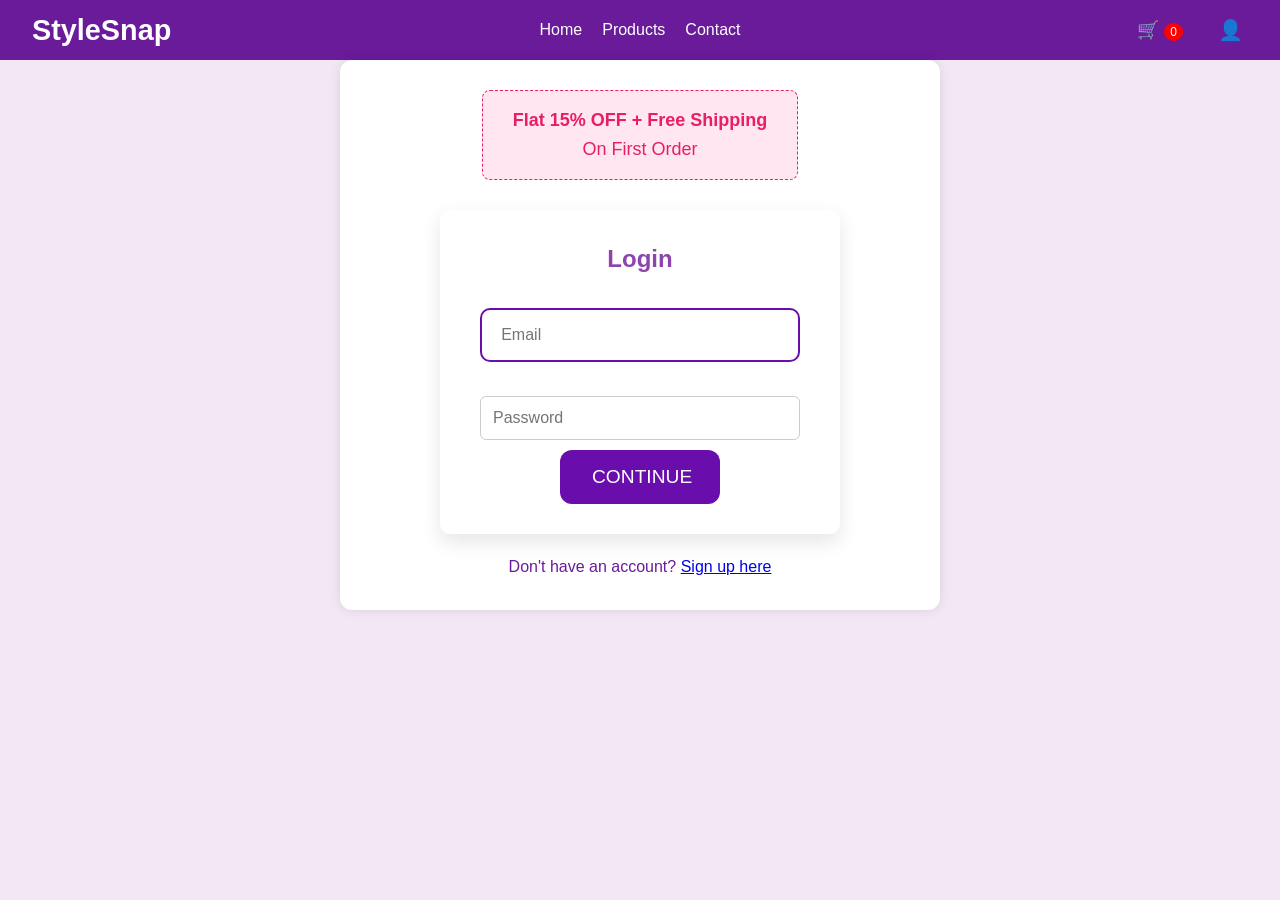
<file: frontend/cart.html>
<!DOCTYPE html>
<html lang="en">
<head>
  <meta charset="UTF-8" />
  <meta name="viewport" content="width=device-width, initial-scale=1" />
  <title>Cart | StyleSnap</title>
  <link rel="stylesheet" href="css/style.css" />
</head>
<body class="cart-page">
  <nav class="navbar">
    <div class="brand">StyleSnap</div>
    <ul class="nav-links center-links">
      <li><a href="index.html">Home</a></li>
      <li><a href="products.html">Products</a></li>
      <li><a href="contact.html">Contact</a></li>
      <!--<li><a id="loginLink" href="login.html">Login</a></li>-->
    </ul>

    <div class="right-section">
      <a href="cart.html" class="cart-link">
        🛒 <span id="cartCount" style="background: red; color: white; border-radius: 50%; padding: 2px 6px; font-size: 12px;">0</span>
      </a>
      <div class="profile-container">
        <span id="profileIcon" class="profile-icon">👤</span>
        <div id="profileDropdown" class="dropdown hidden"></div>
      </div>
    </div>
  </nav>
  

  <div class="cart-wrapper">
    <div class="cart-left">
      <h2>My Bag</h2>
      <div id="cart-list">
        <p>Loading...</p>
      </div>
    </div>
    <div class="cart-right">
      <h3>PRICE DETAILS</h3>
      <div class="price-box">
        <p>Price (<span id="itemCount">0</span> items): ₹<span id="totalMRP">0</span></p>
        <p>Discount: ₹<span id="discount">0</span></p>
        <p>Platform Fee: ₹<span id="platformFee">20</span></p>
        <hr />
        <p><strong>Total Amount: ₹<span id="finalAmount">0</span></strong></p>
        <button id="placeOrderBtn">PLACE ORDER</button>
      </div>
    </div>
  </div>
  <script src="js/cart-count.js"></script>
  <script src="js/cart.js"></script>
  <script src="js/config.js"></script>
<script src="js/user-status.js"></script>


</body>
</html>
</file>
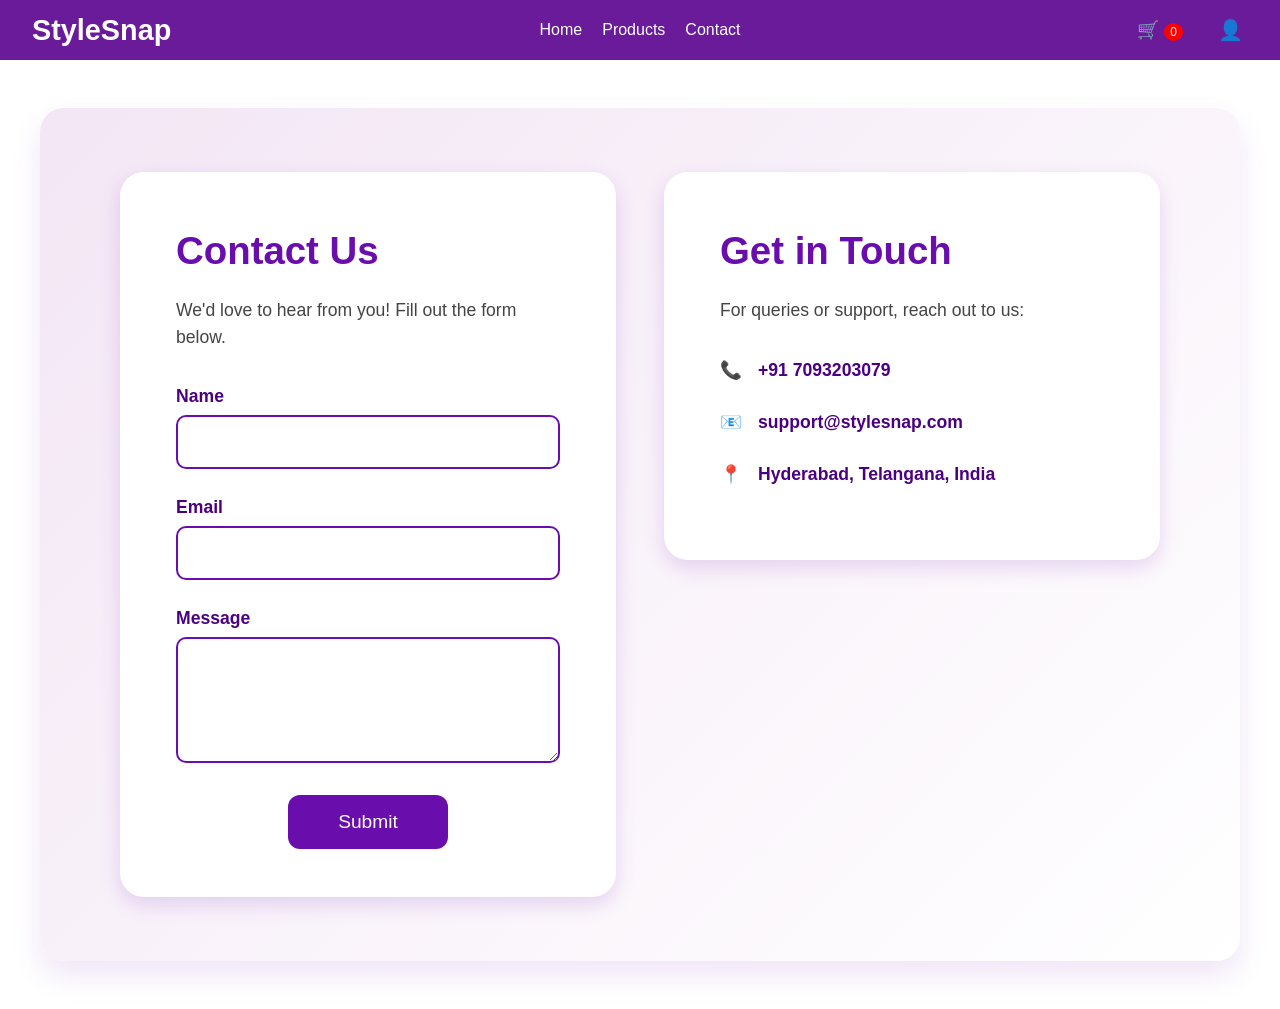
<file: frontend/contact.html>
<!DOCTYPE html>
<html lang="en">
<head>
<meta charset="UTF-8" />
<meta name="viewport" content="width=device-width, initial-scale=1" />
<title>Home | StyleSnap</title>
<link rel="stylesheet" href="css/style.css" />
</head>
<body class="contact-page">
  <nav class="navbar">
    <div class="brand">StyleSnap</div>
    <ul class="nav-links center-links">
      <li><a href="index.html">Home</a></li>
      <li><a href="products.html">Products</a></li>
      <li><a href="contact.html">Contact</a></li>
      <!--<li><a id="loginLink" href="login.html">Login</a></li>-->
    </ul>

    <div class="right-section">
      <a href="cart.html" class="cart-link">
        🛒 <span id="cartCount" style="background: red; color: white; border-radius: 50%; padding: 2px 6px; font-size: 12px;">0</span>
      </a>
      <div class="profile-container">
        <span id="profileIcon" class="profile-icon">👤</span>
        <div id="profileDropdown" class="dropdown hidden"></div>
      </div>
    </div>
  </nav>
</div>
  <main class="contact-container">
    <section class="form-section">
      <h2>Contact Us</h2>
      <p>We'd love to hear from you! Fill out the form below.</p>
      <form id="contactForm">
        <label for="name">Name</label>
        <input type="text" name="name" required />
        <label for="email">Email</label>
        <input type="email" name="email" required />
        <label for="message">Message</label>
        <textarea name="message" rows="5" required></textarea>
        <button type="submit">Submit</button>
      </form>
    </section>
    <section class="info-section">
      <h2>Get in Touch</h2>
      <p>For queries or support, reach out to us:</p>
      <div class="info-item">📞<span>+91 7093203079</span></div>
      <div class="info-item">📧 <span>support@stylesnap.com</span></div>
      <div class="info-item">📍 <span>Hyderabad, Telangana, India</span></div>
    </section>
  </main>
<script src="js/config.js"></script>
<script src="js/user-status.js"></script>
<script src="js/cart-count.js"></script>
<script src="js/api.js"></script>
<script src="js/contact.js"></script> 
</body>
</html>
</file>
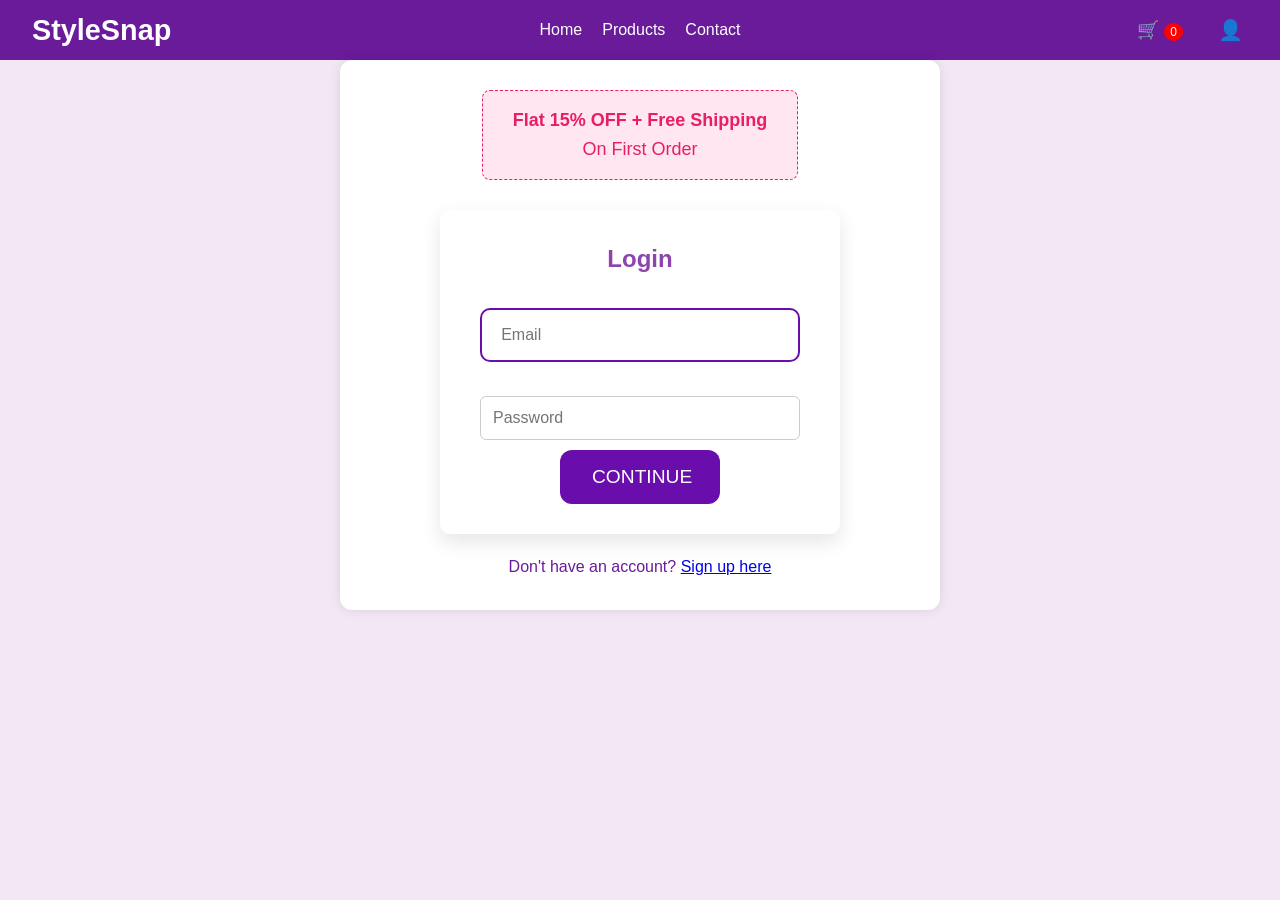
<file: frontend/login.html>
<!DOCTYPE html>
<html lang="en">
<head>
  <meta charset="UTF-8">
  <title>Login Page</title>
  <link rel="stylesheet" href="css/style.css">
</head>
<body class="login-page">
  <nav class="navbar">
    <div class="brand">StyleSnap</div>
    <ul class="nav-links center-links">
      <li><a href="index.html">Home</a></li>
      <li><a href="products.html">Products</a></li>
      <li><a href="contact.html">Contact</a></li>
      <!--<li><a id="loginLink" href="login.html">Login</a></li>-->
    </ul>

    <div class="right-section">
      <a href="cart.html" class="cart-link">
        🛒 <span id="cartCount" style="background: red; color: white; border-radius: 50%; padding: 2px 6px; font-size: 12px;">0</span>
      </a>
      <div class="profile-container">
        <span id="profileIcon" class="profile-icon">👤</span>
        <div id="profileDropdown" class="dropdown hidden"></div>
      
      
      </div>
    </div>
  </nav>
      <div class="container">
    <div class="offer-banner">
      <p><strong>Flat 15% OFF + Free Shipping</strong><br>On First Order</p>
    </div>
    <form id="loginForm" class="form-box">
      <h2>Login </h2>
      <input type="email" id="email" placeholder="Email" required />
      <input type="password" id="password" placeholder="Password" required />
      <button type="submit">CONTINUE</button>
    </form>
    <p id="welcomeMessage" class="welcome-msg"></p>
    <p>Don't have an account? <a href="signup.html">Sign up here</a></p>
  </div>
  <script src="js/config.js"></script>
<script src="js/user-status.js"></script>
<script src="js/cart-count.js"></script>
<script src="js/api.js"></script>
<script src="js/login.js"></script>  
</body>
</html>
</file>
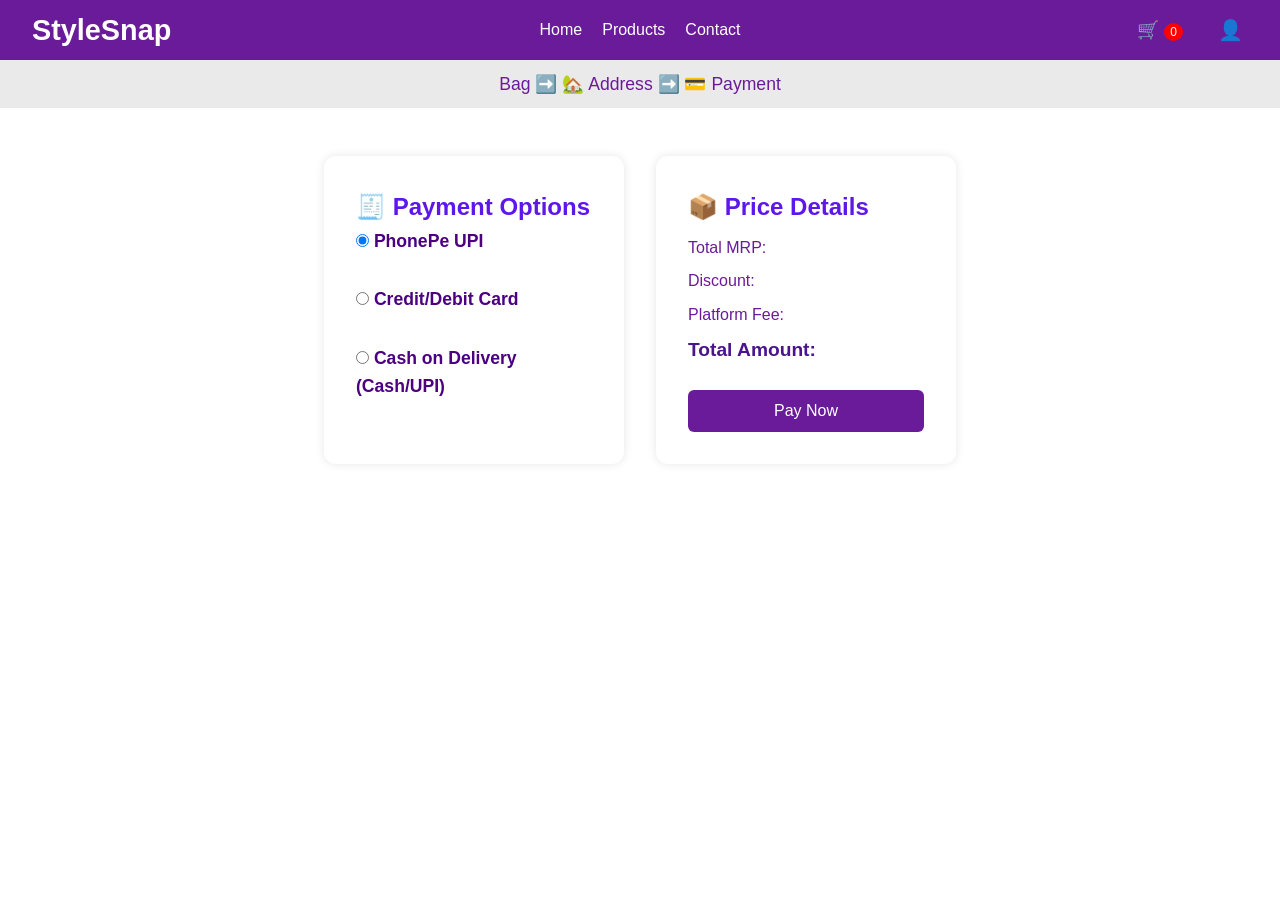
<file: frontend/payment.html>
<!DOCTYPE html>
<html lang="en">
<head>
  <meta charset="UTF-8" />
  <title>StyleSnap - Payment</title>
  <link rel="stylesheet" href="css/style.css" />
</head>
<body>
  <nav class="navbar">
    <div class="brand">StyleSnap</div>
    <ul class="nav-links center-links">
      <li><a href="index.html">Home</a></li>
      <li><a href="products.html">Products</a></li>
      <li><a href="contact.html">Contact</a></li>
      <!--<li><a id="loginLink" href="login.html">Login</a></li>-->
    </ul>

    <div class="right-section">
      <a href="cart.html" class="cart-link">
        🛒 <span id="cartCount" style="background: red; color: white; border-radius: 50%; padding: 2px 6px; font-size: 12px;">0</span>
      </a>
      <div class="profile-container">
        <span id="profileIcon" class="profile-icon">👤</span>
        <div id="profileDropdown" class="dropdown hidden"></div>
      </div>
    </div>
  </nav>
    
  <div class="checkout-steps">
    Bag ➡️ 🏡 Address ➡️ 💳 Payment
  </div>
  <div class="payment-container">
    <div class="payment-section">
      <h2>🧾 Payment Options</h2>
      <label><input type="radio" name="paymentMethod" checked /> PhonePe UPI</label><br>
      <label><input type="radio" name="paymentMethod" /> Credit/Debit Card</label><br>
      <label><input type="radio" name="paymentMethod" /> Cash on Delivery (Cash/UPI)</label>
    </div>
    <div class="price-details">
      <h2>📦 Price Details</h2>
      <p>Total MRP: <span id="totalCost"></span></p>
      <p>Discount: <span id="discount"></span></p>
      <p>Platform Fee: <span id="platformFee"></span></p>
      <p class="total">Total Amount: <span id="finalPrice"></span></p>
      <button id="payNowBtn">Pay Now</button>
    </div>
  </div>
  <script src="js/payment.js"></script>
  <script src="js/config.js"></script>
  <script src="js/cart-count.js"></script>
  <script src="js/user-status.js"></script>

  
  <script>
    updateCartCount();
  </script>
  </body>
  
</body>
</html>
</file>
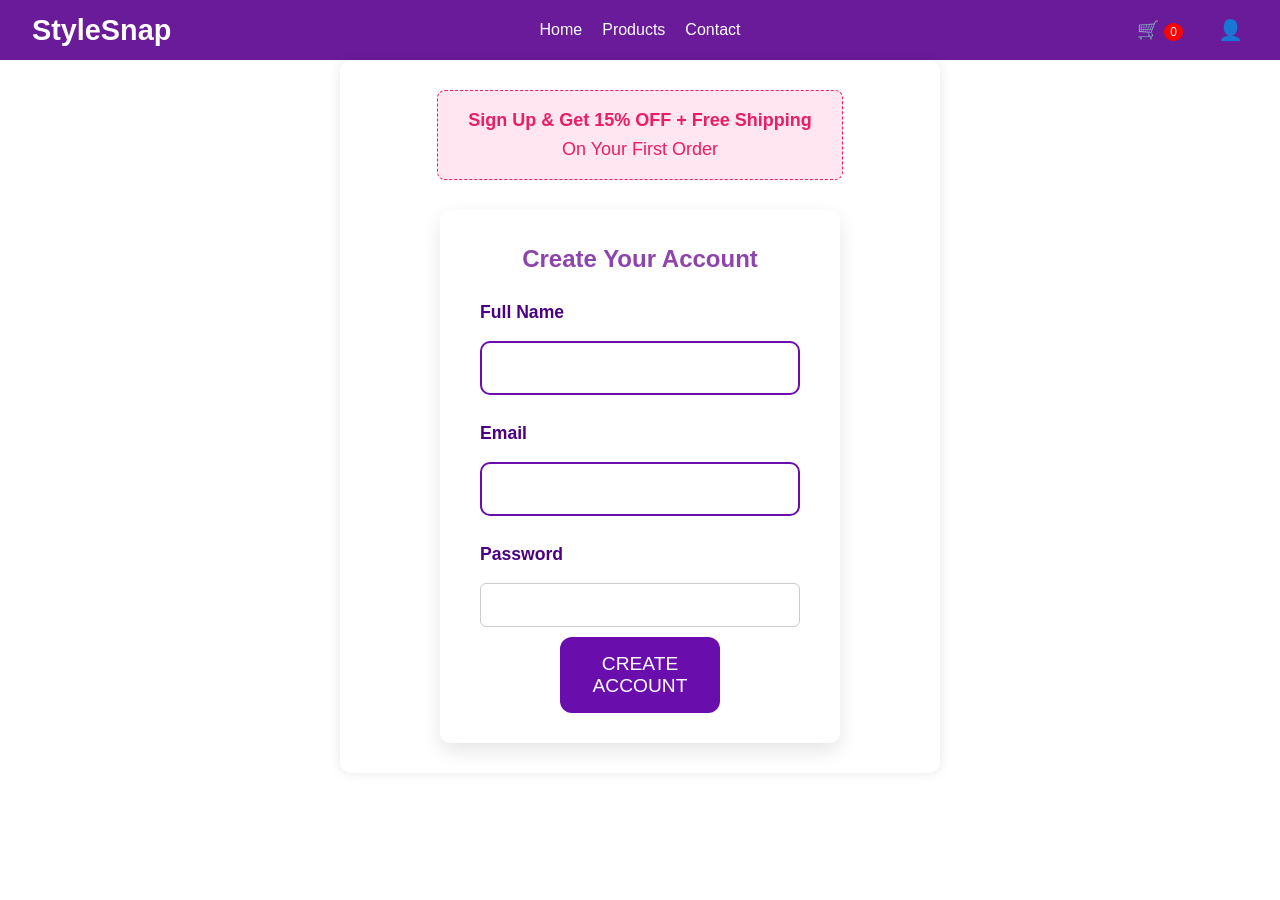
<file: frontend/signup.html>
<!DOCTYPE html>
<html lang="en">
<head>
  <meta charset="UTF-8" />
  <title>Signup Page</title>
  <link rel="stylesheet" href="css/style.css" />
</head>
<body class="signup-page">
  <nav class="navbar">
    <div class="brand">StyleSnap</div>
    <ul class="nav-links center-links">
      <li><a href="index.html">Home</a></li>
      <li><a href="products.html">Products</a></li>
      <li><a href="contact.html">Contact</a></li>
      <!--<li><a id="loginLink" href="login.html">Login</a></li>-->
    </ul>

    <div class="right-section">
      <a href="cart.html" class="cart-link">
        🛒 <span id="cartCount" style="background: red; color: white; border-radius: 50%; padding: 2px 6px; font-size: 12px;">0</span>
      </a>
      <div class="profile-container">
        <span id="profileIcon" class="profile-icon">👤</span>
        <div id="profileDropdown" class="dropdown hidden"></div>
      
      
      </div>
    </div>
  </nav>

  <div class="container">
    <div class="offer-banner">
      <p><strong>Sign Up & Get 15% OFF + Free Shipping</strong><br>On Your First Order</p>
    </div>

    <div class="form-box">
      <h2>Create Your Account</h2>
      <form id="signupForm" method="post">
        <p id="signupMessage" class="welcome-msg"></p>

        <label for="signupName">Full Name</label>
        <input type="text" id="signupName" name="name" required />

        <label for="signupEmail">Email</label>
        <input type="email" id="signupEmail" name="email" required />

        <label for="signupPassword">Password</label>
        <input type="password" id="signupPassword" name="password" required />

        <button type="submit">CREATE ACCOUNT</button>
      </form>
    </div>
  </div>

  <script src="js/config.js"></script>
  <script src="js/user-status.js"></script>
  <script src="js/cart-count.js"></script>
  <script src="js/signup.js"></script>
</body>
</html>
</file>
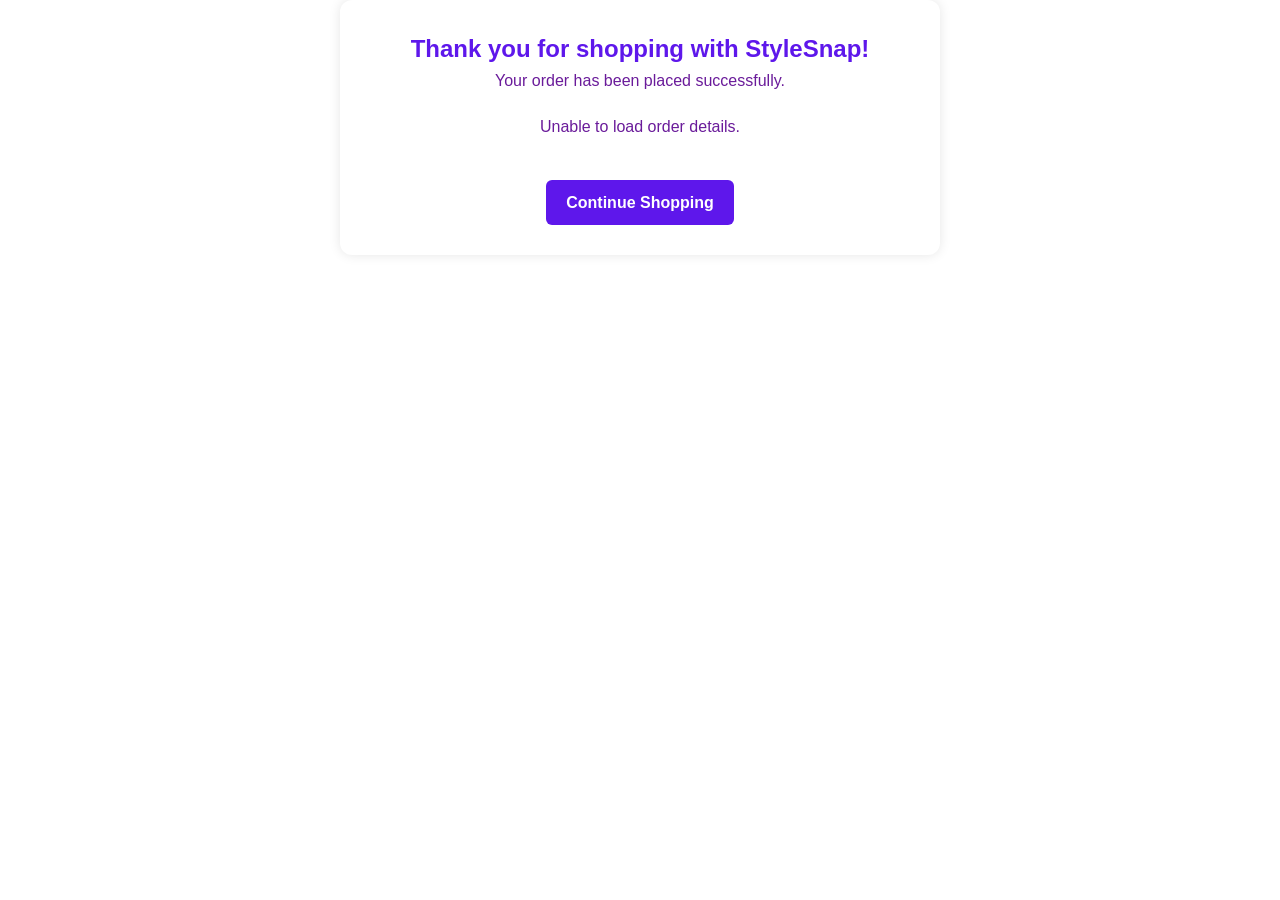
<file: frontend/thankyou.html>
<!DOCTYPE html>
<html lang="en">
<head>
  <meta charset="UTF-8" />
  <title>Thank You | StyleSnap</title>
  <meta name="viewport" content="width=device-width, initial-scale=1.0" />
  <link rel="stylesheet" href="css/style.css" />
</head>
<body>
  <div class="container">
    <h2>Thank you for shopping with StyleSnap!</h2>
    <p>Your order has been placed successfully.</p>

    <div class="order-info" id="order-info">
      <p>Loading order details...</p>
    </div>

    <a href="products.html" class="btn">Continue Shopping</a>
  </div>

  <script src="js/thankyou.js"></script>
</body>
</html>
</file>
<file: frontend/css/style.css>
* {
  margin: 0;
  padding: 0;
  box-sizing: border-box;}
  body {
  font-family: 'Segoe UI', Tahoma, Geneva, Verdana, sans-serif;
  color: #6A0DAD;
  line-height: 1.6;
      }
      .home-header {
       /* background: linear-gradient(to right, rgba(255, 255, 255, 0.3), rgba(255, 255, 255, 0.3)),
            url('http://localhost:8083/images/background.jpg');*/
            background-image: url('http://localhost:8083/images/background.jpg');

        background-size: cover;
        background-position: center;
        background-repeat: no-repeat;
        display: flex;
        flex-direction: column;
        justify-content: center;
        align-items: center;
        height: 100vh;
        text-align: center;
        padding: 20px;
      }
      

         
  .navbar {
  background-color:#6A0DAD;
  color: white;
  display: flex;
  justify-content: space-between;
  align-items: center;
  height: 60px;
  width: 100%;
  padding: 0 30px;
  box-sizing: border-box;
      }
  .navbar .brand {
  font-size: 1.8rem;
  line-height: 60px;
      }
  .nav-links {
  list-style: none;
  display: flex;
  gap: 20px;
  align-items: center;
  height: 100%;
      }
  .nav-links li a {
  color: white;
  text-decoration: none;
  font-weight: 500;
  transition: color 0.3s ease;
  line-height: 60px;  
  padding: 0;
      }
  .nav-links li a:hover,
  .nav-links li a.active {
  color: #FFD6FF;
      }
  
  .home-header h1 {
  font-size: 3.5rem;
  color:#6A0DAD;
  margin-bottom: 20px;
    }
  .home-header p {
  font-size: 1.2rem;
  color: white;
  margin-bottom: 30px;
    }
  .btn {
  background-color: #6A0DAD;
  color: white;
  padding: 12px 25px;
  border: none;
  border-radius: 5px;
  text-decoration: none;
  font-size: 1rem;
  transition: background 0.3s ease;
    }
  .btn:hover {
  background-color:#6A0DAD;
    }
    .products-section-grid {
      display: grid;
      grid-template-columns: 1fr 1fr;
      width: 100%;
      max-width: 1200px;
      margin: 0 auto;
      gap: 0; 
    }
    
    .grid-item {
      width: 100%;
      height: 100%;
      display: flex;
    }
    
    .grid-item.image img {
      width: 100%;
      height: 100%;
      object-fit: cover;
      display: block;
    }
    
    .grid-item.text {
      flex-direction: column;
      justify-content: center;
      align-items: flex-start;
      padding: 40px;
      background-color: white;
    }
    
    .grid-item.text h2 {
      font-size: 2rem;
      color: #6A0DAD;
      margin-bottom: 15px;
    }
    
    .grid-item.text p {
      font-size: 1rem;
      color: #555;
      margin-bottom: 20px;
    }
    
    .btn {
      background-color: #6A0DAD;
      color: white;
      padding: 10px 20px;
      border-radius: 6px;
      text-decoration: none;
      font-weight: 600;
    }
    
    .btn:hover {
      background-color: #3a1366;
    }
    @media (max-width: 768px) {
      .products-section-grid {
        grid-template-columns: 1fr;
      }
      .grid-item.text {
        align-items: center;
        text-align: center;
      }
    } 
  html {
  scroll-behavior: smooth;
    }
  .category {
  display: flex;
  flex-direction: row;
  align-items: center;
  justify-content: space-between;
  gap: 20px;
  flex-wrap: wrap;
  min-height: 60vh;
    }
  .category img {
  width: 100%;
  max-width: 400px;
  object-fit: cover;
  border-radius: 10px;
    }
  .category .text {
  flex: 1;
  max-width: 400px;
    }
  .category h2 {
  font-size: 2.5rem;
  color: #6A0DAD; 
  font-family: 'Segoe UI', Tahoma, Geneva, Verdana, sans-serif;
  margin-bottom: 10px;
    }
  .category p {
  font-size: 1.2rem;
  font-family: 'Segoe UI', Tahoma, Geneva, Verdana, sans-serif;
  color: #555;
  margin-bottom: 20px;
    }
  .btn {
  display: inline-block;
  padding: 12px 24px;
  background-color: #5b2394;
  color: white;
  text-decoration: none;
  border-radius: 8px;
  font-weight: bold;
  transition: background-color 0.3s;
    }
  .btn:hover {
  background-color: #3a1366;
    }
  @media (max-width: 768px) {
  .category {
  flex-direction: column;
  text-align: center;
      }
    }
    h1 {
      color: #4b0082;
      margin-top: 40px;
    }
    
    .product-grid {
      display: grid;
      grid-template-columns: repeat(auto-fit, minmax(150px, 1fr));
      gap: 20px;
      margin-top: 20px;
    }
    
    .product-grid img {
      width: 100%;
      height: 200px;
      object-fit: cover;
      border-radius: 10px;
      box-shadow: 0 2px 10px rgba(0, 0, 0, 0.1);
    }
  .navbar {
  background-color:#6A0DAD;
  color: white;
  display: flex;
  justify-content: space-between;
  align-items: center;
  height: 60px;
  width: 100%;
  padding: 0 30px;
  box-sizing: border-box;
      }
  .navbar .brand {
  font-size: 1.8rem;
  line-height: 60px;
      }
  .nav-links {
  list-style: none;
  display: flex;
  gap: 20px;
  align-items: center;
  height: 100%;
      }
  .nav-links li a 
  {
  color: white;
  text-decoration: none;
  font-weight: 500;
  transition: color 0.3s ease;
  line-height: 60px;  
  padding: 0;
  }

.products-title {
  text-align: center;
  color: #4b0082;
  margin-top: 40px;
  margin-bottom: 60px;
  font-size: 2.5rem;
  font-weight: bold;
}


.product-grid {
  display: grid;
  grid-template-columns: repeat(6, 1fr); 
  gap: 100px;
  padding: 0 40px 60px;
  max-width: 1600px;
  margin: auto;
}

@media (max-width: 1024px) {
  .product-grid {
    grid-template-columns: repeat(3, 1fr);
  }
}

@media (max-width: 768px) {
  .product-grid {
    grid-template-columns: repeat(2, 1fr);
  }
}

@media (max-width: 480px) {
  .product-grid {
    grid-template-columns: 1fr;
  }
}

.product-card {
  background: #fff;
  border-radius: 16px;
  box-shadow: 0 4px 12px rgba(0, 0, 0, 0.08);
  overflow: hidden;
  text-align: center;
}

.product-card img {
  width: 100%;
  height: 250px;          
  object-fit: cover;     
  border-radius: 8px;     
  display: block;
  object-fit: cover;
}

.product-card p {
  font-weight: 600;
  padding: 12px 8px;
  color: #333;
}

.product-card:hover {
  transform: translateY(-4px);
}


body {
  font-family: 'Segoe UI', Tahoma, Geneva, Verdana, sans-serif;
  color: #6A0DAD;
  margin: 0;
  padding: 0;
  min-height: 100vh;
}



.navbar {
  background-color: #6A0DAD;
  color: white;
  display: flex;
  justify-content: space-between;
  align-items: center;
  height: 60px;
  width: 100%;
  padding: 0 30px;
  box-sizing: border-box;
}

.navbar .brand {
  font-size: 1.8rem;
  line-height: 60px;
}

.nav-links {
  list-style: none;
  display: flex;
  gap: 20px;
  align-items: center;
  height: 100%;
  margin: 0;
  padding: 0;
}

.nav-links li a {
  color: white;
  text-decoration: none;
  font-weight: 500;
  transition: color 0.3s ease;
  line-height: 60px;
  padding: 0;
}

.nav-links li a:hover,
.nav-links li a.active {
  color: #FFD6FF;
}

.main {
  max-width: 400px;
  margin: 50px auto;
  padding: 20px;
  border-radius: 10px;
  box-shadow: 0 4px 12px rgba(106, 13, 173, 0.2);
  background-color: #fff;
  font-family: 'Segoe UI', Tahoma, Geneva, Verdana, sans-serif;
}

.main h1 {
  text-align: center;
  margin-bottom: 10px;
  color: #6A0DAD;
}

.main h3 {
  text-align: center;
  margin-bottom: 20px;
  font-weight: normal;
}

.main form {
  display: flex;
  flex-direction: column;
  gap: 15px;
}

.main label {
  font-weight: 600;
}

.main input {
  padding: 10px;
  border: 2px solid #6A0DAD;
  border-radius: 6px;
  font-size: 1rem;
}

.wrap {
  text-align: center;
}
.wrap button {
  background-color:#6A0DAD;
  color: white;
  border: none;
  padding: 12px 30px;
  border-radius: 8px;
  font-weight: 600;
  cursor: pointer;
  transition: background-color 0.3s ease;
}
.wrap button:hover {
  background-color:#6A0DAD;
} 
.modal {
  position: fixed;
  z-index: 999;
  left: 0;
  top: 0;
  width: 100%;
  height: 100%;
  overflow: auto;
  background-color: rgba(0, 0, 0, 0.6); 
  display: flex;
  justify-content: center;
  align-items: center;
}
.modal.hidden {
  display: none;
}
.modal-content {
  background-color: #fff;
  padding: 20px;
  width: 90%;
  max-width: 600px;
  border-radius: 10px;
  position: relative;
}
.modal-content img {
  width: 100%;
  height: auto;
  margin-bottom: 15px;
}
.modal-info p {
  margin: 8px 0;
}
.close {
  position: absolute;
  top: 10px;
  right: 15px;
  font-size: 24px;
  font-weight: bold;
  color: #333;
  cursor: pointer;
}
#product-detail {
  display: none;
  margin: 20px auto;
  padding: 20px;
  max-width: 900px;
  border: 1px solid #ccc;
  background-color: #fefefe;
  border-radius: 10px;
  box-shadow: 0 4px 10px rgba(0, 0, 0, 0.1);
  display: flex;
  gap: 20px;
}

#product-detail img {
  width: 300px;
  height: auto;
  border-radius: 10px;
}
.detail-info {
  flex: 1;
}
.detail-buttons {
  margin-top: 15px;
}
.detail-buttons button {
  padding: 10px 20px;
  margin-right: 10px;
  border: none;
  background-color: #6b46c1;
  color: white;
  cursor: pointer;
  border-radius: 5px;
  font-weight: bold;
}
.detail-buttons button:hover {
  background-color: #553c9a;
}
.hidden {
  display: none !important;
}

body.login-page {
  background-color: #f3e6f5;
}
body:not(.login-page) {
  background-color: white;
}
.nav-links {
  list-style: none;
  display: flex;
  gap: 20px;
  margin: 0;
  padding: 0;
}
.nav-links li a.active {
  color: pink;
}
.container {
  display: flex;
  flex-direction: column;
  align-items: center;
  margin-top: 60px;
}
.offer-banner {
  background-color: #ffe6f0;
  border: 1px dashed #e91e63;
  color: #e91e63;
  padding: 15px 30px;
  border-radius: 8px;
  text-align: center;
  font-size: 18px;
  font-weight: 500;
  margin-bottom: 30px;
}
.form-box {
  background: #fff;
  padding: 30px 40px;
  border-radius: 10px;
  box-shadow: 0 8px 20px rgba(0, 0, 0, 0.1);
  width: 100%;
  max-width: 400px;
}
.form-box h2 {
  text-align: center;
  color: #8e44ad;
  margin-bottom: 20px;
}
.form-box input {
  width: 100%;
  padding: 12px;
  margin: 10px 0;
  border: 1px solid #ccc;
  border-radius: 6px;
  font-size: 16px;
}
.form-box button {
  width: 100%;
  padding: 12px;
  background-color: #8e44ad;
  color: white;
  border: none;
  border-radius: 6px;
  font-size: 16px;
  cursor: pointer;
}
.form-box button:hover {
  background-color: #732d91;
}
.welcome-msg {
  margin-top: 20px;
  color: green;
  font-weight: bold;
  font-size:20px;
}
.contact-container {
  display: flex;
  justify-content: space-between;
  align-items: flex-start;
  gap: 3rem;
  padding: 4rem 5rem;
  background: linear-gradient(135deg, #f3e6f5 0%, #ffffff 100%);
  border-radius: 1.5rem;
  box-shadow: 0 15px 30px rgba(106, 13, 173, 0.1);
  max-width: 1200px;
  margin: 3rem auto;
}

.form-section, .info-section {
  background-color: #fff;
  border-radius: 1.5rem;
  padding: 3rem 3.5rem;
  box-shadow: 0 8px 20px rgba(106, 13, 173, 0.15);
  flex: 1;
}

.form-section h2, .info-section h2 {
  font-size: 2.4rem;
  margin-bottom: 1rem;
  color: #6A0DAD;
  font-weight: 700;
}

.form-section p, .info-section p {
  font-size: 1.1rem;
  color: #444;
  margin-bottom: 2rem;
  line-height: 1.5;
}

label {
  font-weight: 700;
  font-size: 1.1rem;
  margin-bottom: 0.3rem;
  display: block;
  color: #4b0082;
}

input[type="text"],
input[type="email"],
textarea {
  width: 100%;
  padding: 1rem 1.2rem;
  margin-bottom: 1.5rem;
  border: 2px solid #6A0DAD;
  border-radius: 10px;
  font-size: 1rem;
  transition: border-color 0.3s ease, box-shadow 0.3s ease;
  font-family: 'Segoe UI', Tahoma, Geneva, Verdana, sans-serif;
}

input[type="text"]:focus,
input[type="email"]:focus,
textarea:focus {
  outline: none;
  border-color: #4b0082;
  box-shadow: 0 0 10px rgba(106, 13, 173, 0.3);
}

button[type="submit"] {
  background-color: #6A0DAD;
  color: white;
  padding: 1rem 2rem;
  font-size: 1.2rem;
  border: none;
  border-radius: 12px;
  cursor: pointer;
  display: block;
  margin: 0 auto;
  width: 160px;
  transition: background-color 0.3s ease, transform 0.2s ease;
}

button[type="submit"]:hover {
  background-color: #5a009d;
  transform: scale(1.05);
}

.info-item {
  margin-bottom: 1.5rem;
  display: flex;
  align-items: center;
  font-size: 1.1rem;
  color: #4b0082;
}

.info-item span {
  margin-left: 1rem;
  font-weight: 600;
}

@media (max-width: 768px) {
  .contact-container {
    flex-direction: column;
    padding: 2rem 1rem;
  }

  .form-section, .info-section {
    padding: 2rem 2.5rem;
  }
}

body {
  font-family: 'Segoe UI', sans-serif;
  margin: 0;
  padding: 0;
  background-color: #f6f6f6;
}

.product-detail-container {
  display: flex;
  max-width: 1200px;
  margin: 50px auto;
  padding: 20px;
  background: white;
  border-radius: 10px;
  box-shadow: 0 2px 10px rgba(0,0,0,0.1);
}

.product-image img {
  max-width: 400px;
  border-radius: 10px;
}

.product-info {
  margin-left: 40px;
  flex-grow: 1;
}

.product-info h2 {
  font-size: 28px;
  margin-bottom: 10px;
}

.product-info p {
  font-size: 16px;
  margin-bottom: 8px;
}

.price {
  font-size: 24px;
  color: #e91e63;
  margin-top: 20px;
}

.add-to-cart-btn {
  padding: 12px 25px;
  margin-top: 20px;
  background-color: #ff3e6c;
  color: white;
  border: none;
  border-radius: 5px;
  font-size: 16px;
  cursor: pointer;
}

.add-to-cart-btn:hover {
  background-color: #e91e63;
}
/* product-details.css */
.product-detail-container {
  display: flex;
  gap: 50px;
  padding: 60px 100px;
  align-items: flex-start;
}

.product-image img {
  width: 400px;
  border-radius: 10px;
  box-shadow: 0 0 10px rgba(0, 0, 0, 0.1);
}

.product-info {
  max-width: 600px;
}

.product-info h2 {
  font-size: 30px;
  margin-bottom: 10px;
  color: #333;
}

.product-info p {
  font-size: 16px;
  margin-bottom: 8px;
}
.add-to-cart {
  margin-top: 20px;
  background-color: purple;
  color: white;
  padding: 10px 20px;
  font-weight: bold;
  border: none;
  border-radius: 5px;
  cursor: pointer;
}

#sizeDropdown {
  padding: 8px;
  margin-top: 10px;
  border-radius: 5px;
  border: 1px solid #ccc;
}

.products-grid {
  display: grid;
  grid-template-columns: repeat(auto-fit, minmax(220px, 1fr));
  gap: 20px;
  padding: 40px;
}

.product-card {
  background-color: #fff;
  border-radius: 12px;
  box-shadow: 0 4px 8px rgba(0,0,0,0.1);
  padding: 16px;
  text-align: center;
  cursor: pointer;
  transition: transform 0.2s;

}

.product-card:hover {
  transform: scale(1.03);
}

.product-card img {
  width: 100%;
  height: 220px;
  object-fit: cover;
  border-radius: 8px;
}
.cart-container {
  padding: 20px;
}

.cart-item {
  display: flex;
  gap: 20px;
  margin-bottom: 20px;
  border-bottom: 1px solid #ddd;
  padding-bottom: 10px;
}

.cart-item img {
  width: 100px;
  height: auto;
}
button {
  background-color: #6a0dad;
  color: #fff;
  padding: 12px 24px;
  font-size: 16px;
  border: none;
  border-radius: 10px;
  cursor: pointer;
  transition: background-color 0.3s ease, transform 0.2s ease;
  margin-top: 15px;
  font-weight: 500;
}

button:hover {
  background-color: #4b0082;
  transform: scale(1.03);
}
.cart-page {
  font-family: Arial, sans-serif;
  background-color: #f9f9f9;
  margin: 0;
  padding: 0;
}

.cart-wrapper {
  display: flex;
  max-width: 1200px;
  margin: 30px auto;
  padding: 20px;
  gap: 30px;
}
.cart-left {
  flex: 2;
  background: #fff;
  border-radius: 12px;
  padding: 20px;
  box-shadow: 0 2px 8px rgba(0,0,0,0.1);
  overflow-y: auto;
  max-height: 80vh;
}

.cart-item {
  display: flex;
  gap: 20px;
  border-bottom: 1px solid #eee;
  padding: 15px 0;
}

.cart-item img {
  width: 100px;
  height: 100px;
  object-fit: cover;
  border-radius: 10px;
}

.cart-item h3 {
  margin: 0;
  font-size: 18px;
  color: #333;
}

.cart-item p {
  margin: 5px 0;
  color: #555;
}

.quantity-controls {
  display: flex;
  align-items: center;
  gap: 10px;
  margin-top: 8px;
}

.qty-btn {
  padding: 6px 12px;
  font-size: 16px;
  font-weight: bold;
  background-color: #eee;
  border: none;
  border-radius: 4px;
  cursor: pointer;
}

.qty-btn:hover {
  background-color: #ddd;
}

.qty-count {
  font-size: 16px;
  font-weight: bold;
}

.remove-btn {
  background: none;
  border: none;
  color: #e63946;
  font-weight: bold;
  cursor: pointer;
  margin-top: 10px;
}
.cart-right {
  flex: 1;
  background: #fff;
  border-radius: 12px;
  padding: 20px;
  box-shadow: 0 2px 8px rgba(0,0,0,0.1);
  height: fit-content;
  position: sticky;
  top: 30px;
}

.price-box p {
  margin: 10px 0;
  font-size: 16px;
}

.price-box hr {
  margin: 15px 0;
}

.price-box strong {
  font-size: 18px;
  color: #000;
}

#placeOrderBtn {
  margin-top: 15px;
  width: 100%;
  background: #ff3f6c;
  color: #fff;
  border: none;
  padding: 12px;
  font-size: 16px;
  font-weight: bold;
  border-radius: 8px;
  cursor: pointer;
  transition: background 0.3s ease;
}
#placeOrderBtn:hover {
  background: #e6335f;
}
@media screen and (max-width: 768px) {
  .cart-wrapper {
    flex-direction: column;
    padding: 10px;
  }

  .cart-right {
    position: relative;
    top: 0;
  }
}

.navbar {
  display: flex;
  align-items: center;
  justify-content: space-between;
  background-color: #6a1b9a;
  color: white;
  padding: 12px 30px;
}

.brand {
  font-size: 24px;
  font-weight: bold;
  flex: 1;
}

.center-links {
  list-style: none;
  display: flex;
  gap: 30px;
  justify-content: center;
  flex: 2;
  padding: 0;
  margin: 0;
}

.center-links li a {
  text-decoration: none;
  color: white;
  font-weight: 500;
  font-size: 16px;
}

.right-section {
  display: flex;
  align-items: center;
  gap: 20px;
  flex: 1;
  justify-content: flex-end;
}

.cart-link {
  color: white;
  text-decoration: none;
  font-size: 18px;
}
.profile-container {
  position: relative;
  display: inline-block;
  margin-left: 10px;
  cursor: pointer;
}

.profile-icon {
  font-size: 20px;
  padding: 5px;
  color: white;
}

.dropdown {
  position: absolute;
  top: 30px;
  right: 0;
  background-color: white;
  color: black;  
  border: 1px solid #ccc;
  padding: 12px;
  min-width: 180px;
  box-shadow: 0 4px 10px rgba(0,0,0,0.1);
  z-index: 100;
  text-align: left;
}


.dropdown button {
  background-color: #e91e63;
  color: white;
  border: none;
  padding: 8px 12px;
  cursor: pointer;
  margin-top: 10px;
  border-radius: 4px;
}

.dropdown button:hover {
  background-color: #c2185b;
}

.hidden {
  display: none;
}


.hidden {
  display: none;
}
#addressSection {
  max-width: 500px;
  margin: 30px auto;
  padding: 25px;
  background: #f9f9ff;
  border-radius: 12px;
  box-shadow: 0 4px 8px rgba(0, 0, 0, 0.1);
}

#addressSection h2 {
  text-align: center;
  color: #5c5cff;
  margin-bottom: 20px;
  font-size: 24px;
}

#addressForm input,
#addressForm textarea {
  width: 100%;
  padding: 12px 15px;
  margin-bottom: 15px;
  border: 1px solid #ccc;
  border-radius: 8px;
  font-size: 15px;
  transition: border-color 0.3s;
  box-sizing: border-box;
}

#addressForm input:focus,
#addressForm textarea:focus {
  border-color: #5c5cff;
  outline: none;
}

#addressForm button {
  width: 100%;
  padding: 12px;
  background-color: #5c5cff;
  color: white;
  border: none;
  border-radius: 8px;
  font-size: 16px;
  cursor: pointer;
  transition: background-color 0.3s;
}
#addressForm button:hover {
  background-color: #3c3cff;
}
body {
  margin: 0;
  font-family: 'Segoe UI', sans-serif;
  background: #f8f9fa;
  color: #6a1b9a;
}

.navbar {
  background-color:#6a1b9a;
  color: white;
  padding: 1em 2em;
  display: flex;
  justify-content: space-between;
  align-items: center;
}
.logo {
  font-size: 1.5rem;
  font-weight: bold;
}
.nav-links {
  list-style: none;
  display: flex;
  gap: 20px;
}
.nav-links li a {
  color: white;
  text-decoration: none;
}
.checkout-steps {
  text-align: center;
  font-size: 1.1em;
  background-color: #eaeaea;
  padding: 10px 0;
  margin-bottom: 1rem;
}
.payment-container {
  display: flex;
  justify-content: center;
  gap: 2rem;
  padding: 2rem;
  flex-wrap: wrap;
}
.payment-section, .price-details {
  background: white;
  padding: 2rem;
  border-radius: 12px;
  box-shadow: 0 0 10px rgba(0, 0, 0, 0.1);
  width: 300px;
}
h2 {
  color: #6a1b9a;
}
.price-details p {
  margin: 8px 0;
}
.total {
  font-weight: bold;
  color: #4a148c;
  font-size: 1.2em;
}
#payNowBtn {
  background: #6a1b9a;
  color: white;
  border: none;
  padding: 12px 20px;
  border-radius: 6px;
  cursor: pointer;
  margin-top: 1rem;
  width: 100%;
  font-size: 1rem;
}
#payNowBtn:hover {
  background: #4a148c;
}

.container {
  max-width: 600px;
  margin: auto;
  background: #fff;
  padding: 30px;
  border-radius: 12px;
  box-shadow: 0 0 12px rgba(0, 0, 0, 0.1);
}

h2 {
  color: #5e17eb;
}

.order-info {
  margin: 20px 0;
}

.btn {
  display: inline-block;
  padding: 10px 20px;
  margin-top: 20px;
  background-color: #5e17eb;
  color: white;
  text-decoration: none;
  border-radius: 6px;
}
</file>
